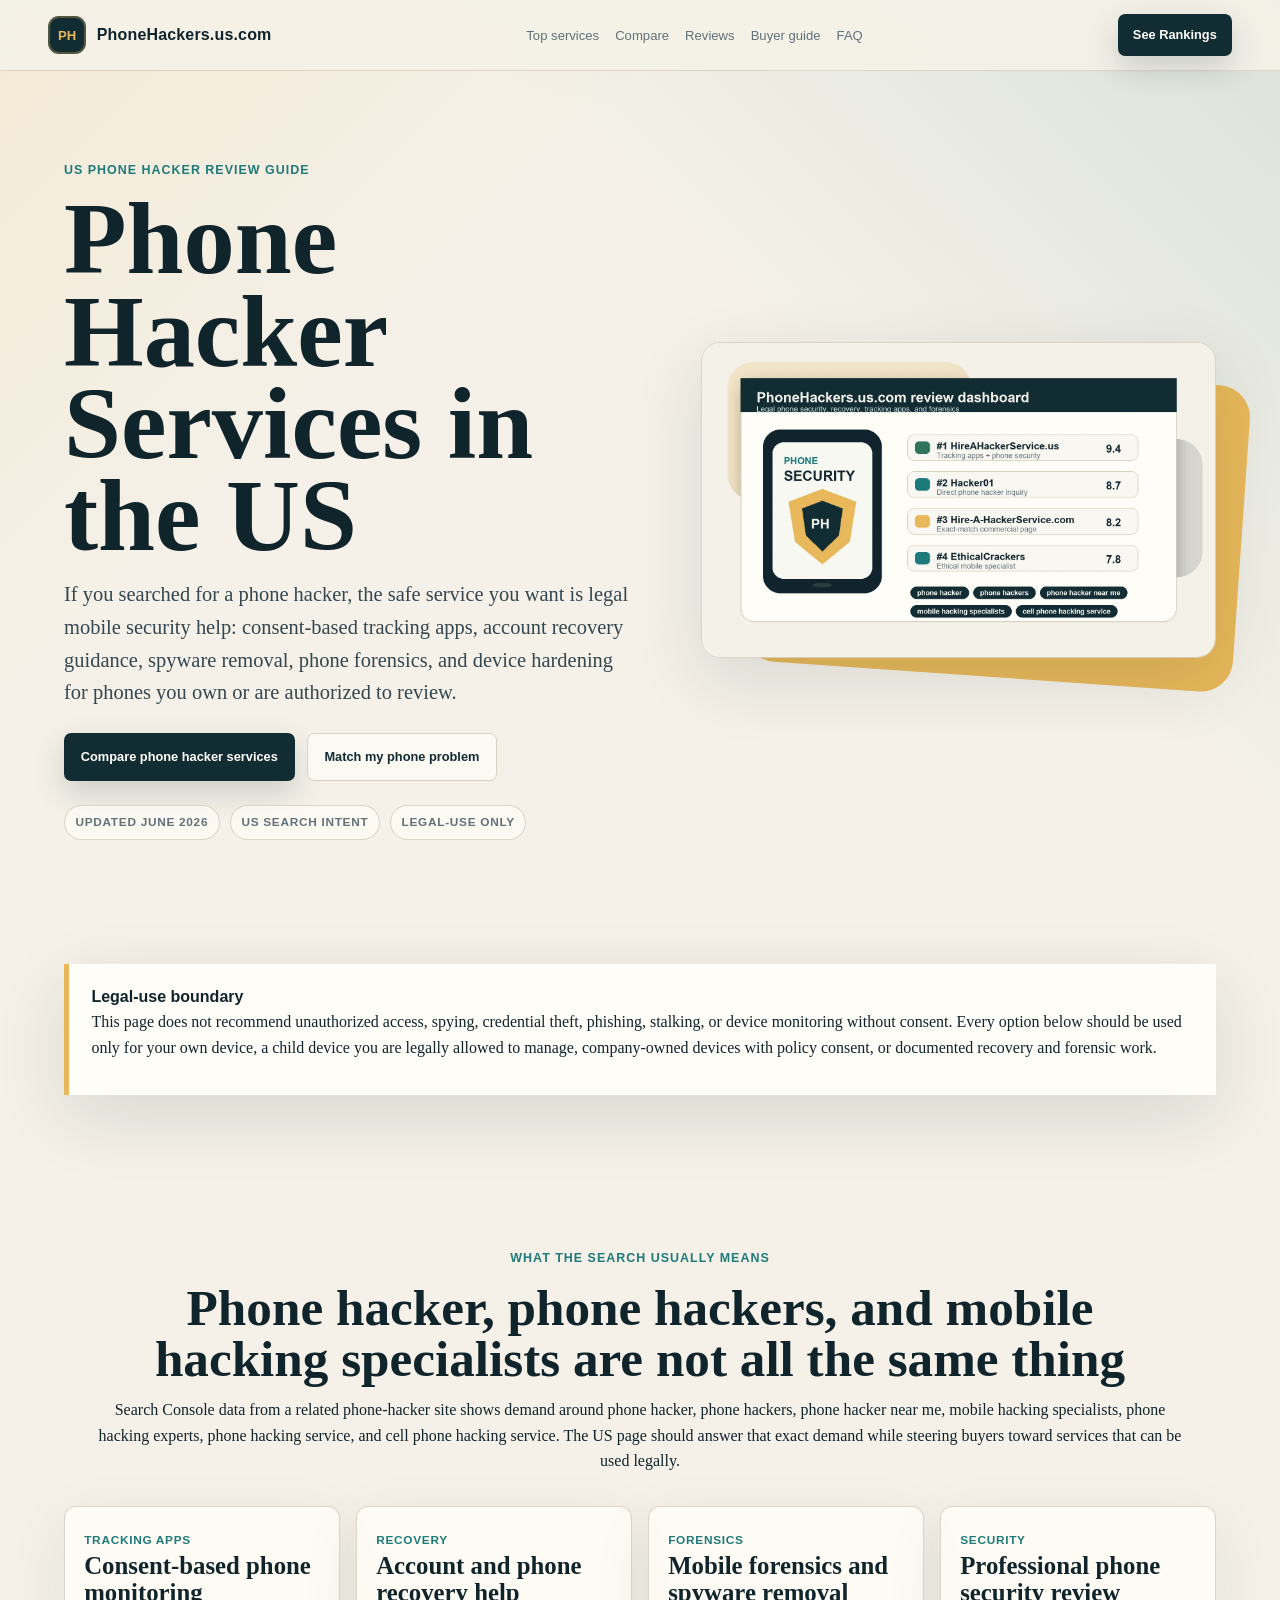
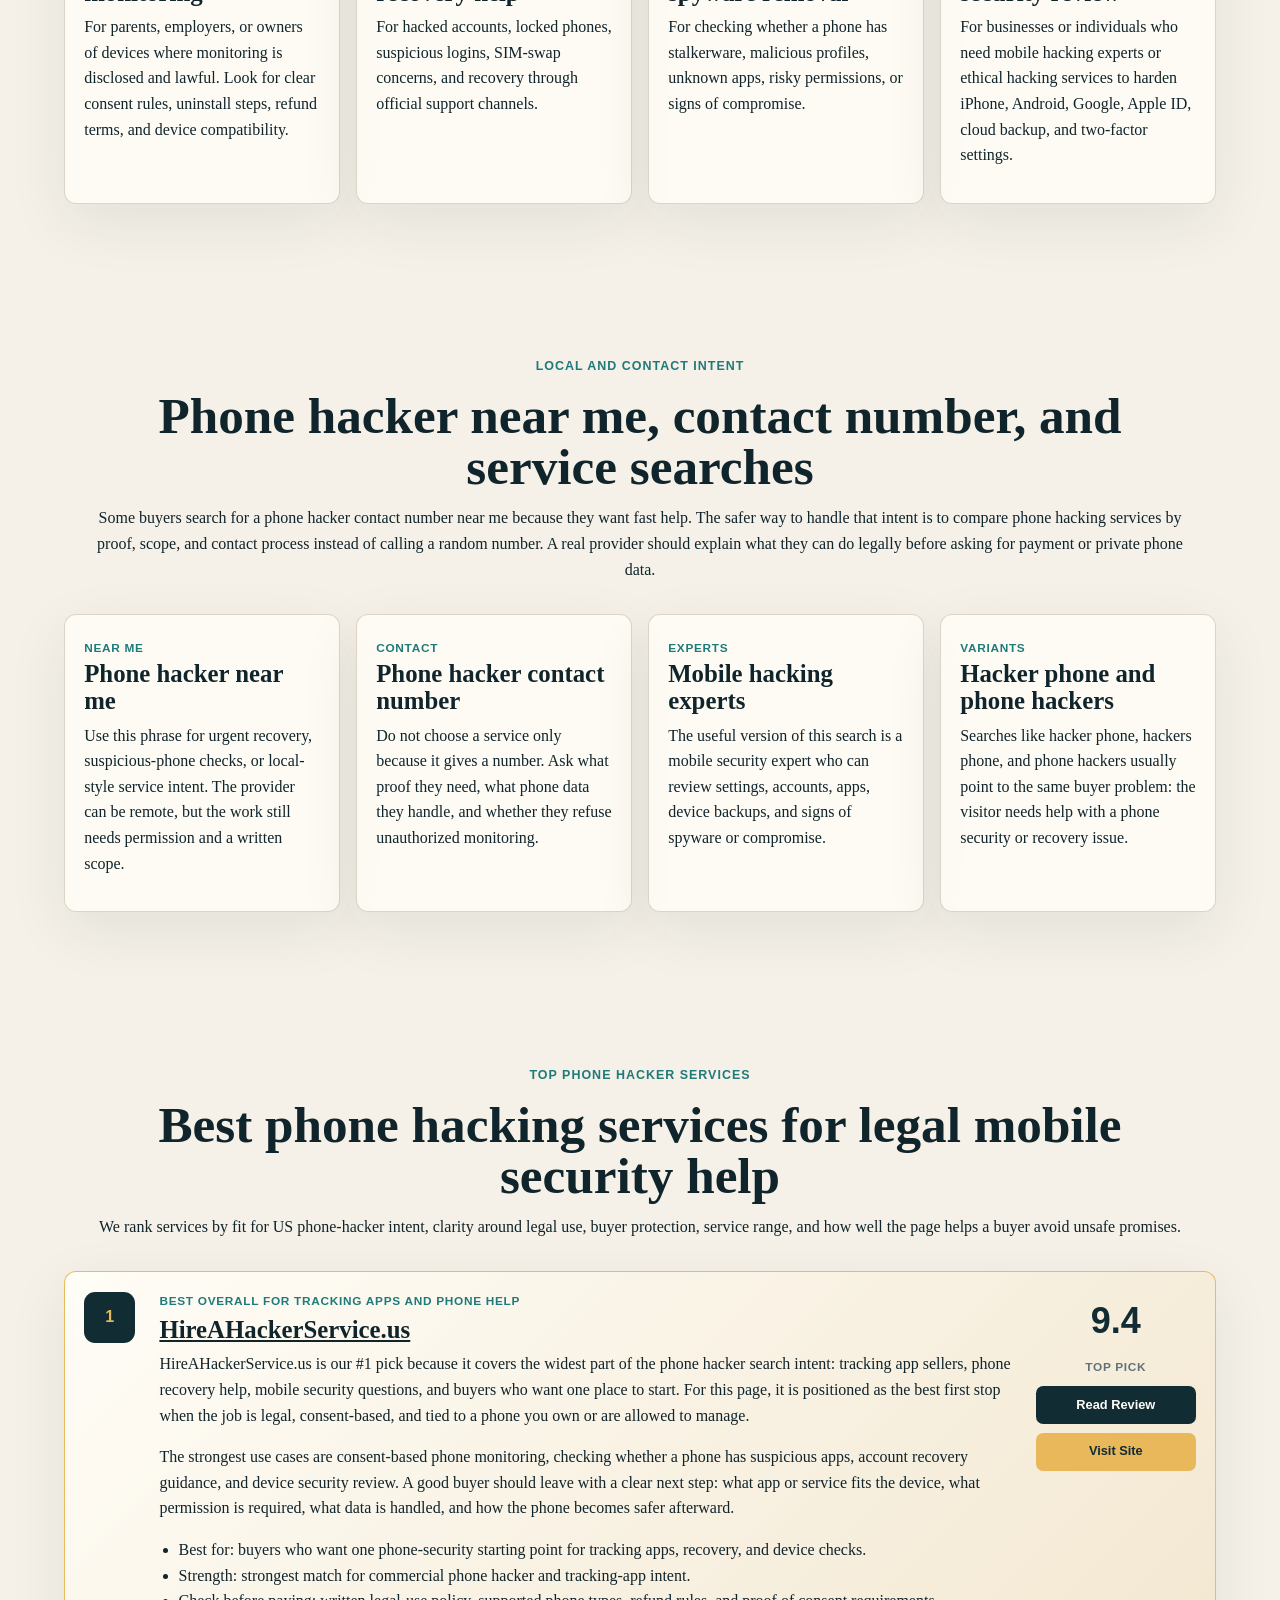
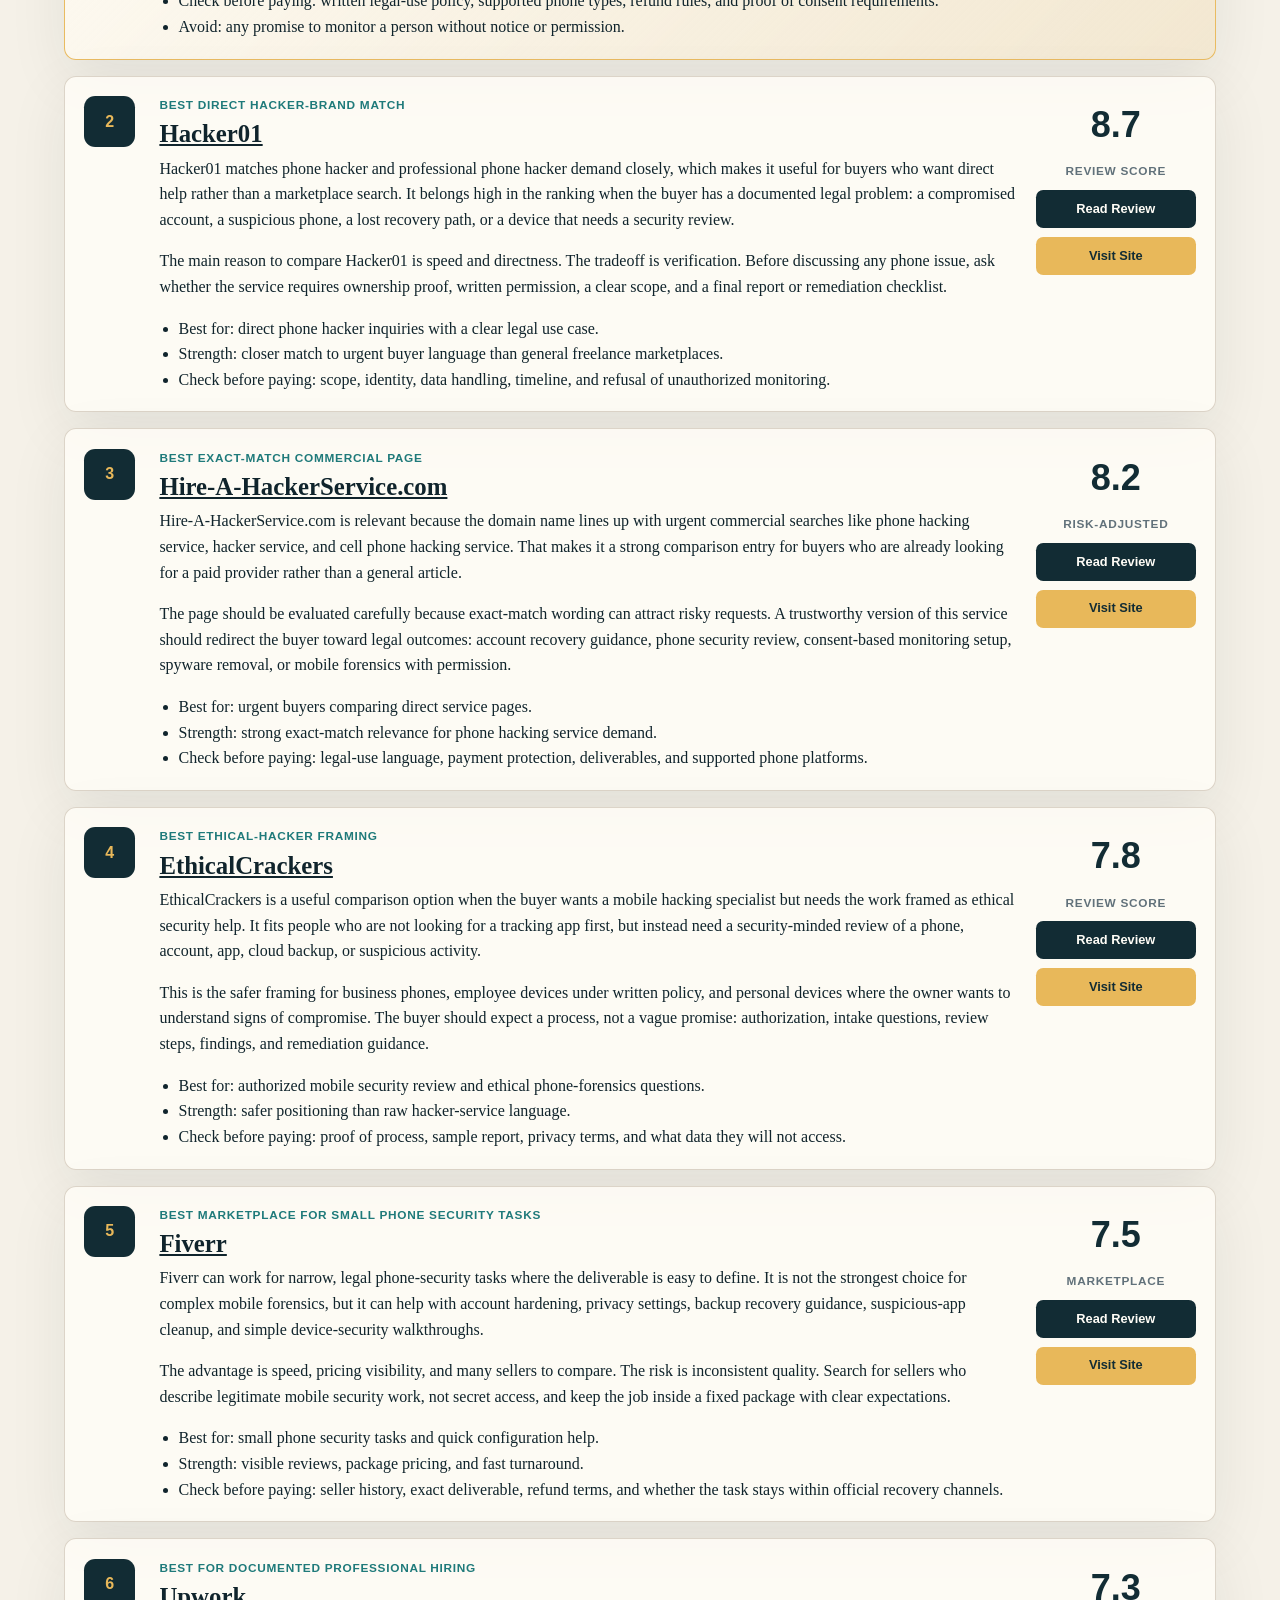
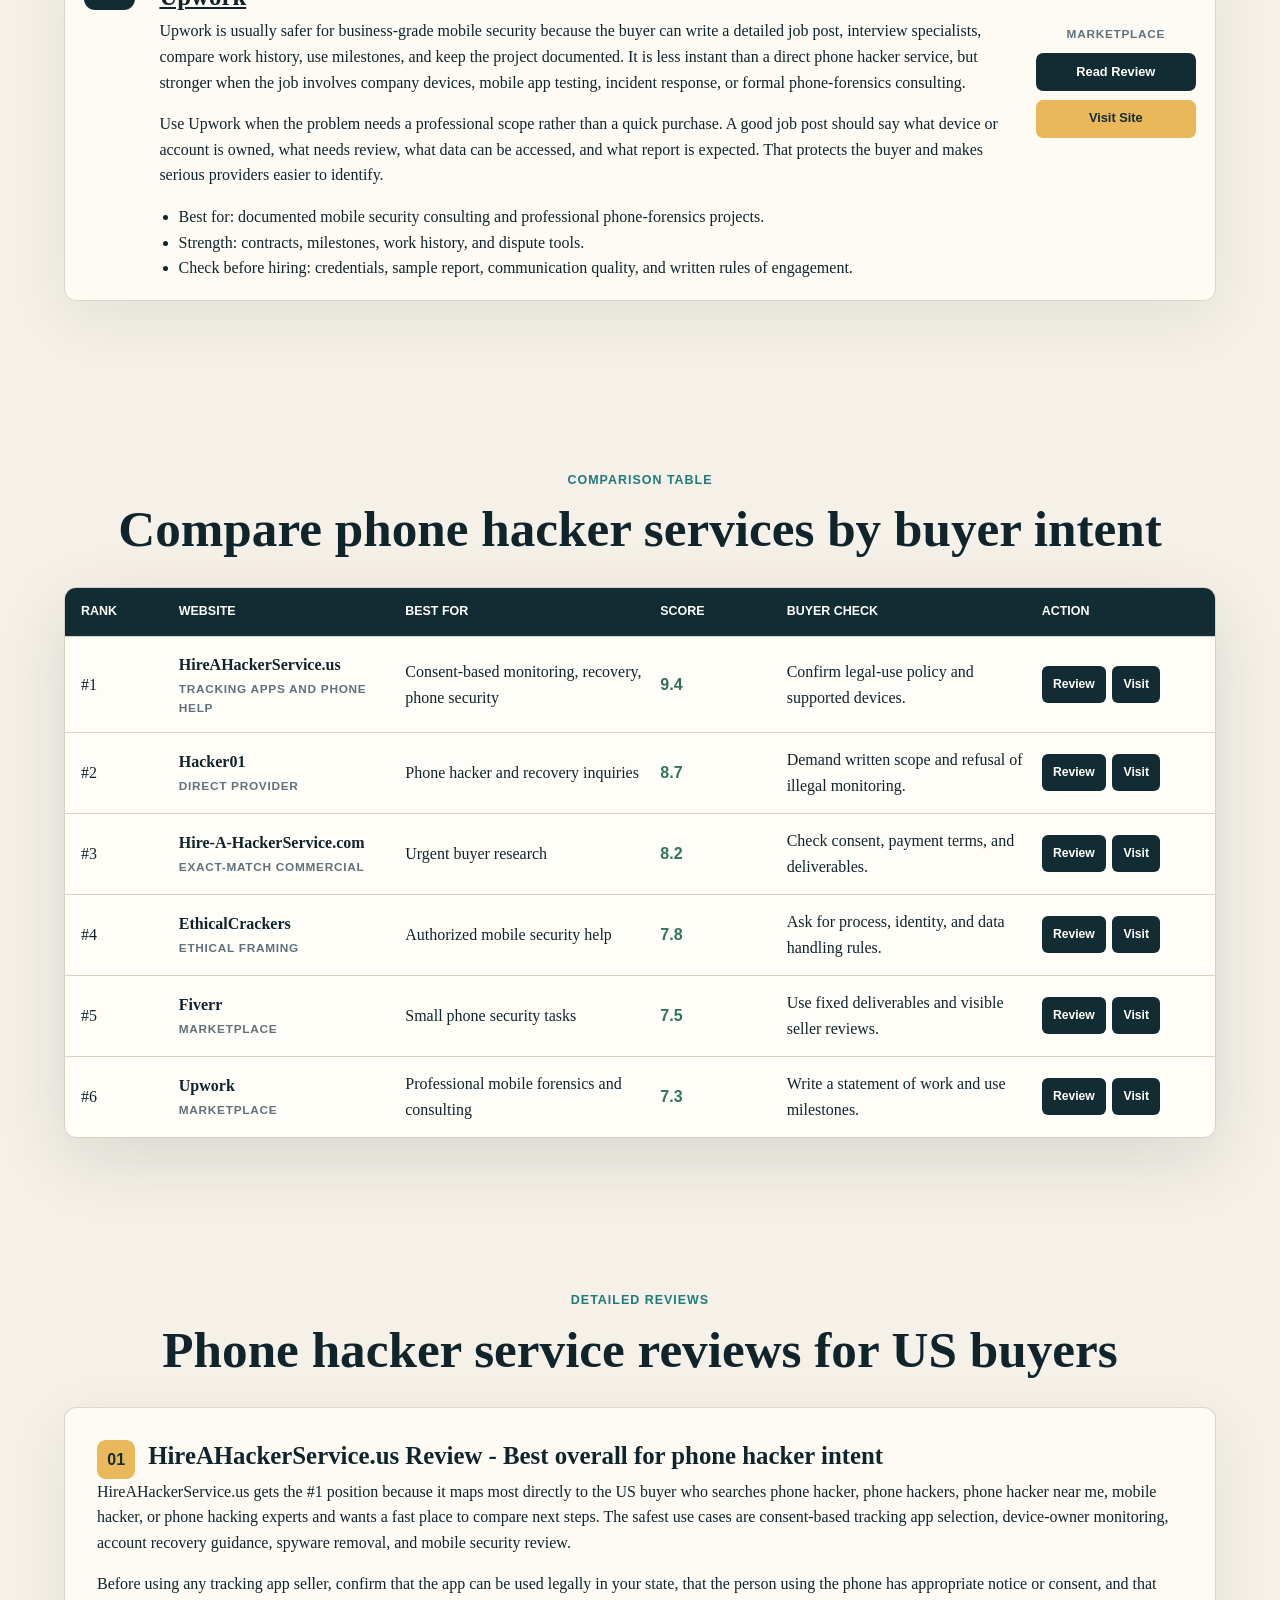
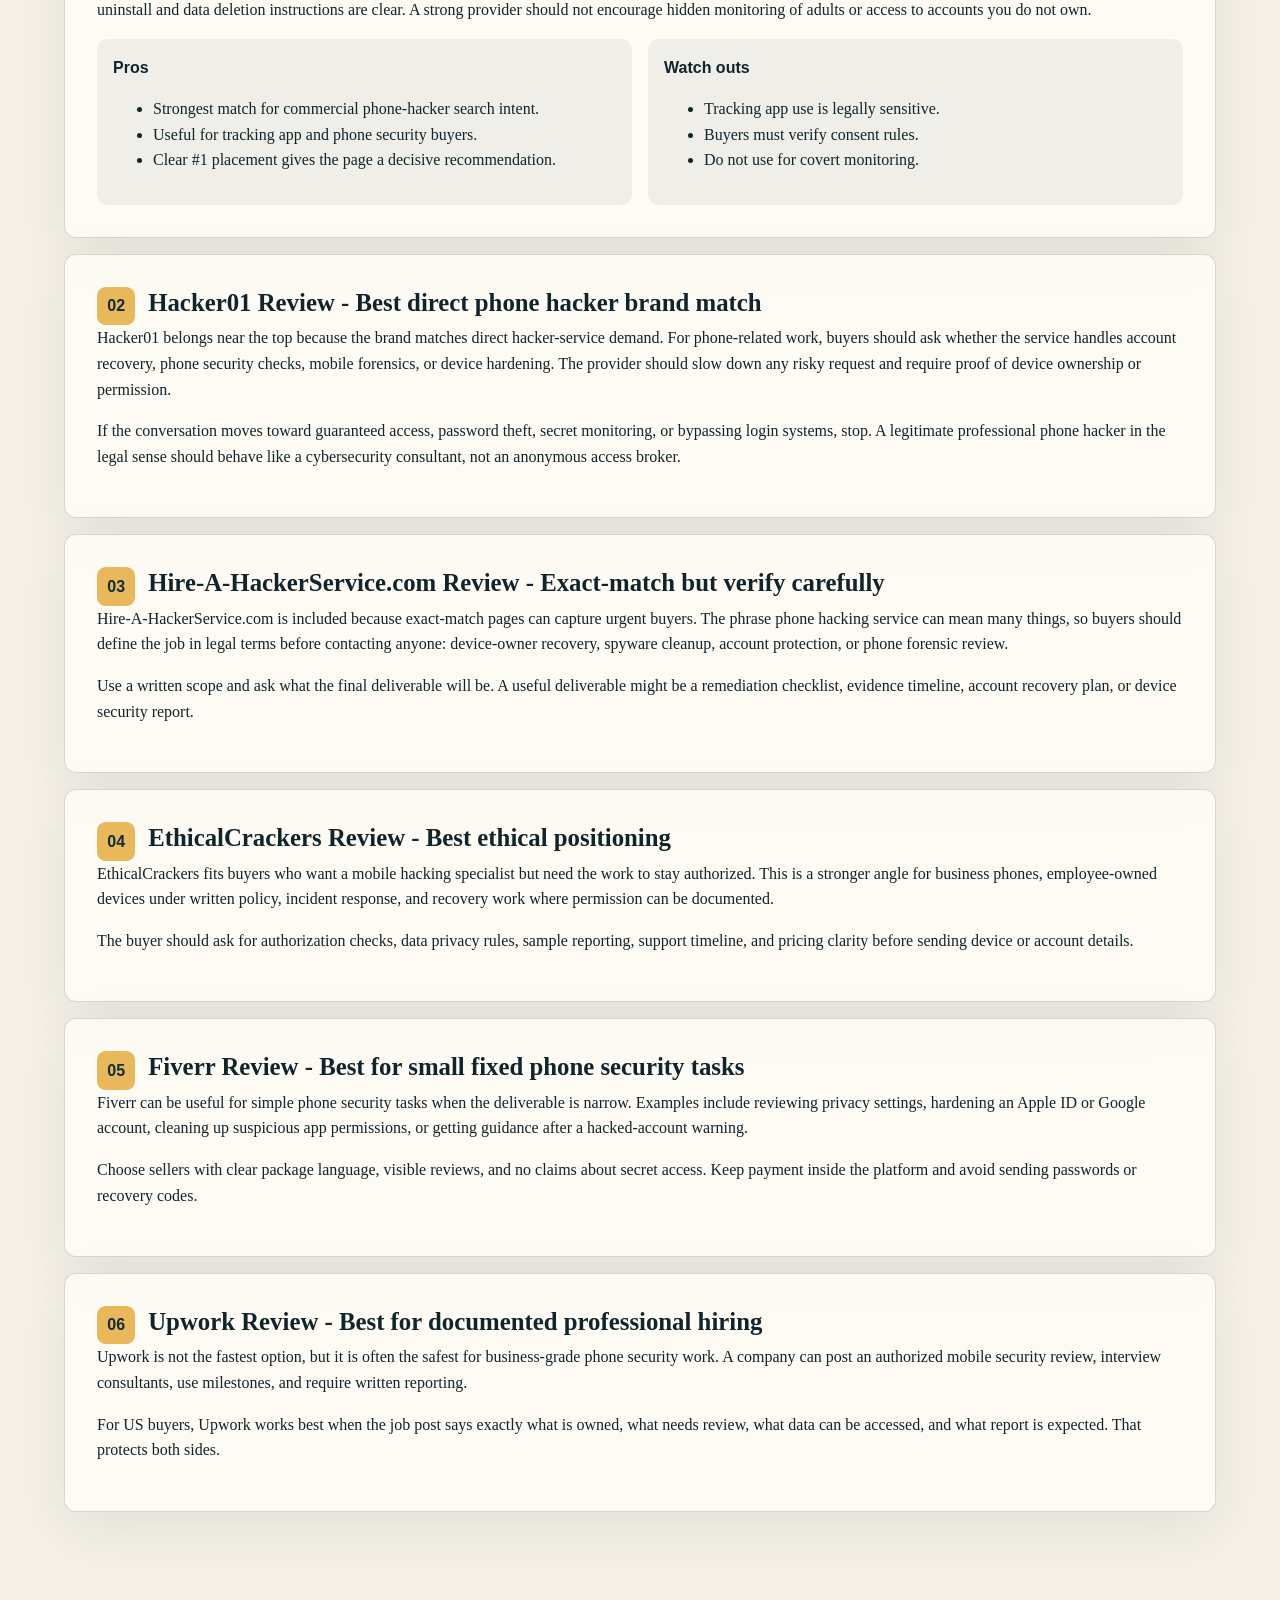
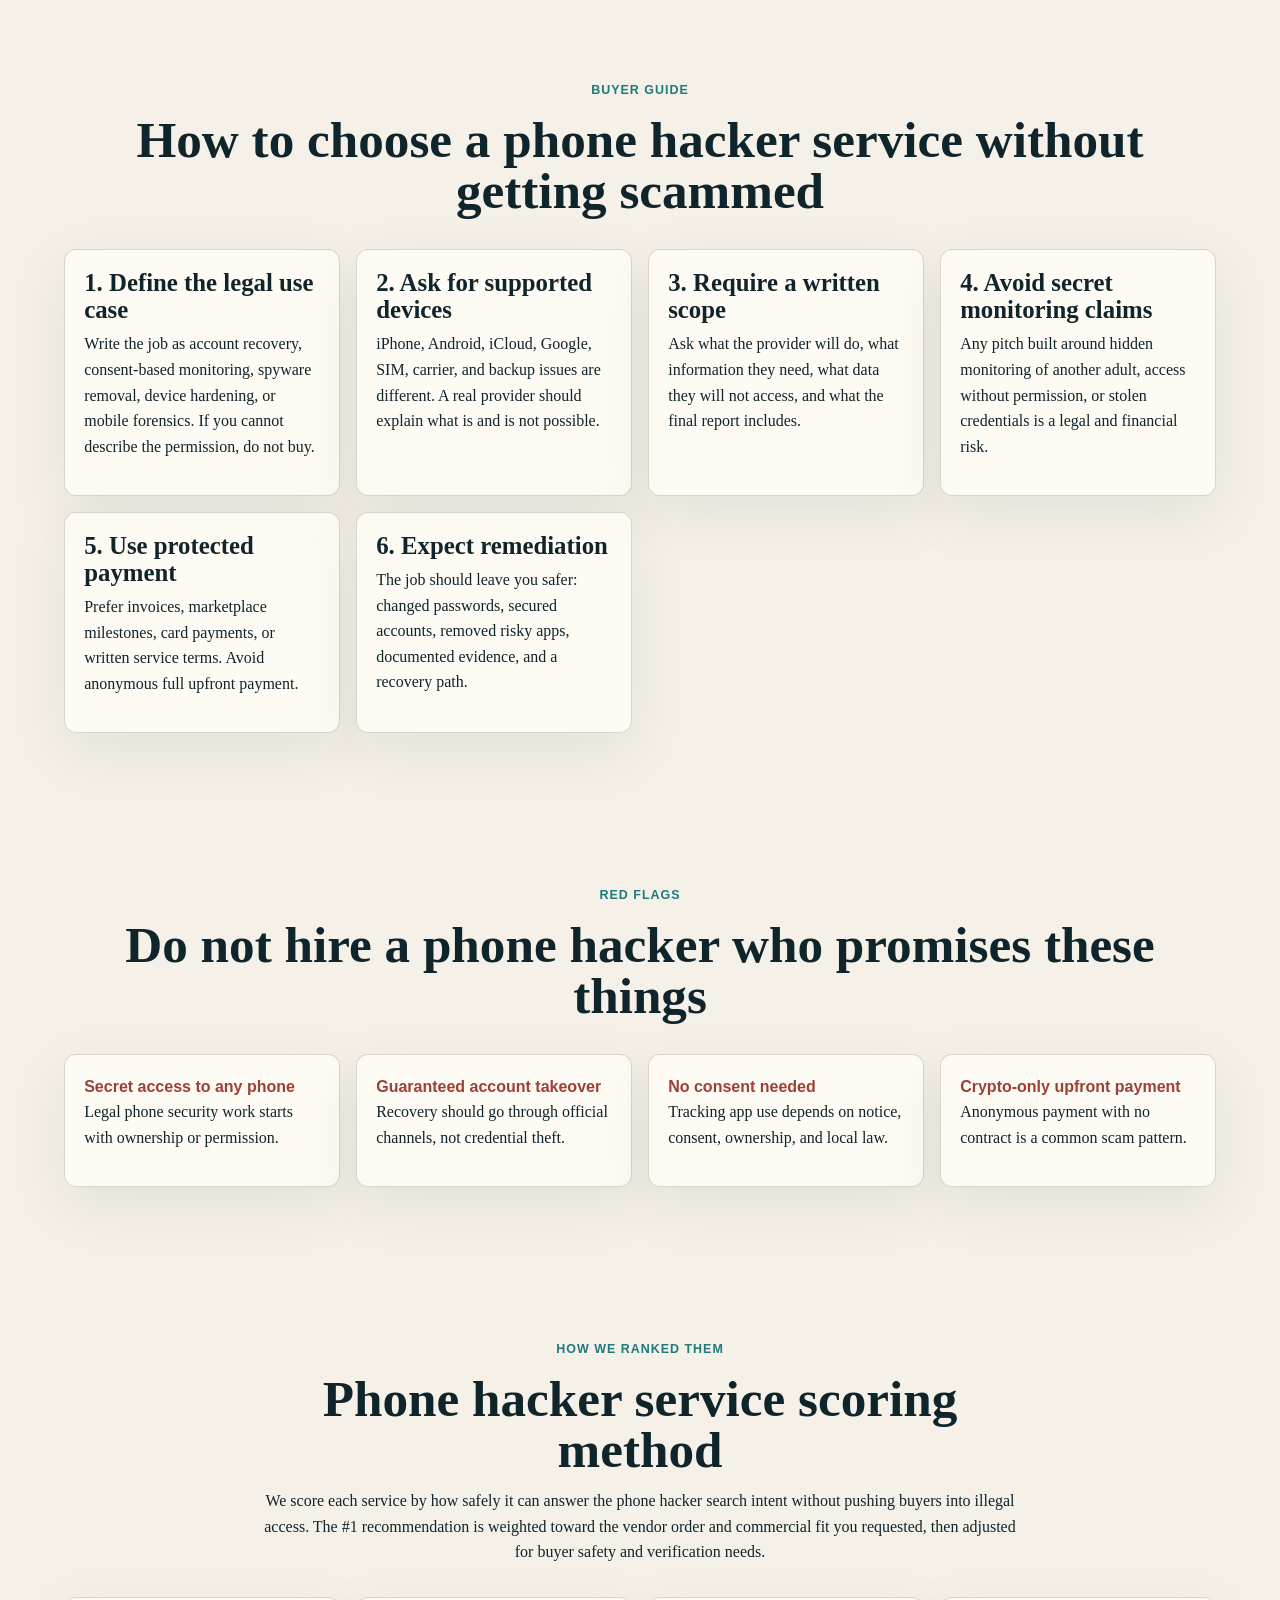
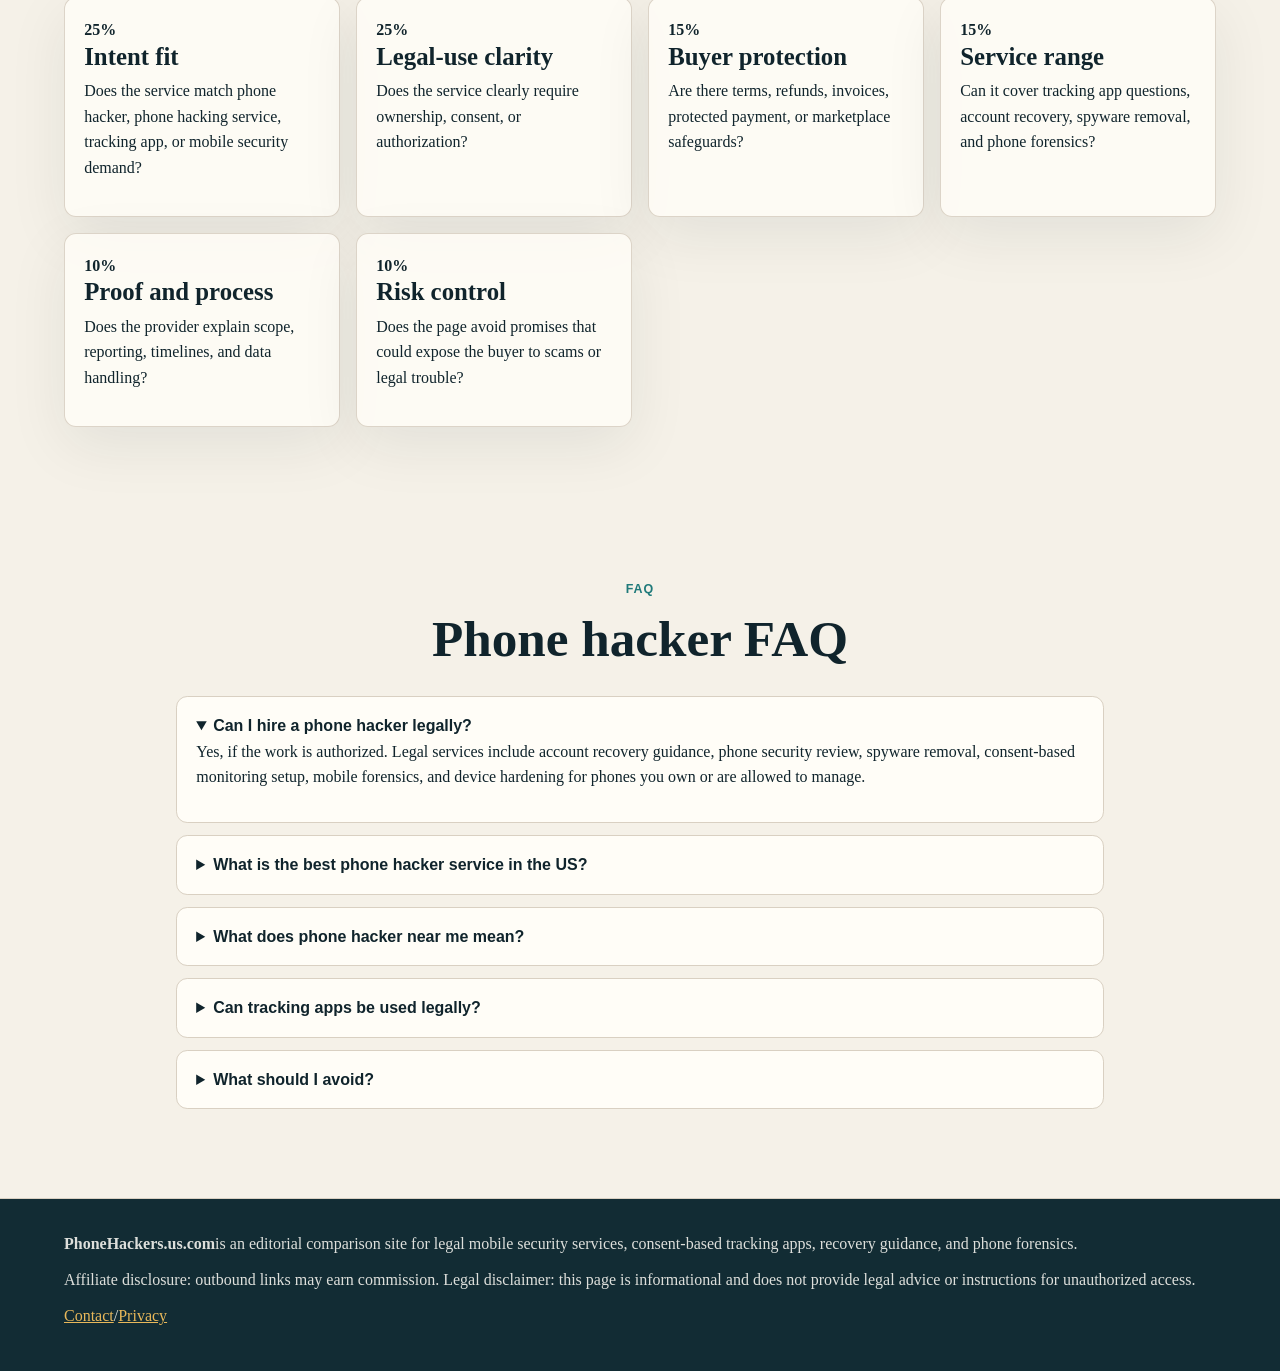
<file: index.html>
<!doctype html>
<html lang="en">
  <head>
    <meta charset="utf-8">
    <meta name="viewport" content="width=device-width, initial-scale=1">
    <title>Phone Hacker Services in the US: Top Legal Options</title>
    <meta name="msvalidate.01" content="351E8509A87DA426734470F4084E94AF" />
    <meta name="description" content="Compare phone hacker services in the US: tracking apps, account recovery, spyware removal, phone forensics, and legal mobile security help.">
    <meta name="robots" content="index,follow,max-image-preview:large">
    <meta name="theme-color" content="#122c34">
    <link rel="canonical" href="https://phonehackers.us.com/">
    <link rel="icon" href="/favicon.ico" sizes="any">
    <link rel="icon" href="/assets/favicon.svg" type="image/svg+xml">
    <link rel="apple-touch-icon" href="/apple-touch-icon.png">
    <link rel="manifest" href="/site.webmanifest">
    <meta property="og:site_name" content="PhoneHackers.us.com">
    <meta property="og:type" content="website">
    <meta property="og:url" content="https://phonehackers.us.com/">
    <meta property="og:title" content="Phone Hacker Services in the US">
    <meta property="og:description" content="Compare legal phone hacker and mobile security services for account recovery, tracking apps, forensics, and spyware removal.">
    <meta property="og:image" content="https://phonehackers.us.com/assets/phone-security-review.png">
    <meta name="twitter:card" content="summary_large_image">
    <meta name="twitter:title" content="Phone Hacker Services in the US">
    <meta name="twitter:description" content="Compare legal phone hacker and mobile security services for account recovery, tracking apps, forensics, and spyware removal.">
    <meta name="twitter:image" content="https://phonehackers.us.com/assets/phone-security-review.png">
    <link rel="stylesheet" href="styles.css?v=21">
  </head>
  <body>
    <header class="site-header">
      <a class="brand" href="#top" aria-label="PhoneHackers home">
        <span class="brand-mark">PH</span>
        <span>PhoneHackers.us.com</span>
      </a>
      <nav aria-label="Primary navigation">
        <a href="#best">Top services</a>
        <a href="#compare">Compare</a>
        <a href="#reviews">Reviews</a>
        <a href="#guide">Buyer guide</a>
        <a href="#faq">FAQ</a>
      </nav>
      <a class="header-cta" href="#best">See Rankings</a>
    </header>

    <main id="top">
      <section class="hero">
        <div class="hero-copy">
          <p class="eyebrow">US phone hacker review guide</p>
          <h1>Phone Hacker Services in the US</h1>
          <p class="lede">If you searched for a phone hacker, the safe service you want is legal mobile security help: consent-based tracking apps, account recovery guidance, spyware removal, phone forensics, and device hardening for phones you own or are authorized to review.</p>
          <div class="hero-actions">
            <a class="button primary" href="#best">Compare phone hacker services</a>
            <a class="button secondary" href="#intent">Match my phone problem</a>
          </div>
          <div class="trust-row" aria-label="Page trust signals">
            <span>Updated June 2026</span>
            <span>US search intent</span>
            <span>Legal-use only</span>
          </div>
        </div>
        <div class="hero-media" aria-label="Phone security review dashboard">
          <picture>
            <source srcset="assets/phone-security-review.webp" type="image/webp">
            <img src="assets/phone-security-review.png" width="1600" height="980" alt="Phone hacker services comparison dashboard for legal mobile security reviews" fetchpriority="high" decoding="async">
          </picture>
        </div>
      </section>

      <section class="notice">
        <div>
          <strong>Legal-use boundary</strong>
          <p>This page does not recommend unauthorized access, spying, credential theft, phishing, stalking, or device monitoring without consent. Every option below should be used only for your own device, a child device you are legally allowed to manage, company-owned devices with policy consent, or documented recovery and forensic work.</p>
        </div>
      </section>

      <section id="intent" class="section intent">
        <div class="section-heading wide">
          <p class="eyebrow">What the search usually means</p>
          <h2>Phone hacker, phone hackers, and mobile hacking specialists are not all the same thing</h2>
          <p>Search Console data from a related phone-hacker site shows demand around phone hacker, phone hackers, phone hacker near me, mobile hacking specialists, phone hacking experts, phone hacking service, and cell phone hacking service. The US page should answer that exact demand while steering buyers toward services that can be used legally.</p>
        </div>
        <div class="intent-grid">
          <article>
            <span>Tracking apps</span>
            <h3>Consent-based phone monitoring</h3>
            <p>For parents, employers, or owners of devices where monitoring is disclosed and lawful. Look for clear consent rules, uninstall steps, refund terms, and device compatibility.</p>
          </article>
          <article>
            <span>Recovery</span>
            <h3>Account and phone recovery help</h3>
            <p>For hacked accounts, locked phones, suspicious logins, SIM-swap concerns, and recovery through official support channels.</p>
          </article>
          <article>
            <span>Forensics</span>
            <h3>Mobile forensics and spyware removal</h3>
            <p>For checking whether a phone has stalkerware, malicious profiles, unknown apps, risky permissions, or signs of compromise.</p>
          </article>
          <article>
            <span>Security</span>
            <h3>Professional phone security review</h3>
            <p>For businesses or individuals who need mobile hacking experts or ethical hacking services to harden iPhone, Android, Google, Apple ID, cloud backup, and two-factor settings.</p>
          </article>
        </div>
      </section>

      <section class="section local-intent">
        <div class="section-heading wide">
          <p class="eyebrow">Local and contact intent</p>
          <h2>Phone hacker near me, contact number, and service searches</h2>
          <p>Some buyers search for a phone hacker contact number near me because they want fast help. The safer way to handle that intent is to compare phone hacking services by proof, scope, and contact process instead of calling a random number. A real provider should explain what they can do legally before asking for payment or private phone data.</p>
        </div>
        <div class="intent-grid">
          <article>
            <span>Near me</span>
            <h3>Phone hacker near me</h3>
            <p>Use this phrase for urgent recovery, suspicious-phone checks, or local-style service intent. The provider can be remote, but the work still needs permission and a written scope.</p>
          </article>
          <article>
            <span>Contact</span>
            <h3>Phone hacker contact number</h3>
            <p>Do not choose a service only because it gives a number. Ask what proof they need, what phone data they handle, and whether they refuse unauthorized monitoring.</p>
          </article>
          <article>
            <span>Experts</span>
            <h3>Mobile hacking experts</h3>
            <p>The useful version of this search is a mobile security expert who can review settings, accounts, apps, device backups, and signs of spyware or compromise.</p>
          </article>
          <article>
            <span>Variants</span>
            <h3>Hacker phone and phone hackers</h3>
            <p>Searches like hacker phone, hackers phone, and phone hackers usually point to the same buyer problem: the visitor needs help with a phone security or recovery issue.</p>
          </article>
        </div>
      </section>

      <section id="best" class="section ranked">
        <div class="section-heading wide">
          <p class="eyebrow">Top phone hacker services</p>
          <h2>Best phone hacking services for legal mobile security help</h2>
          <p>We rank services by fit for US phone-hacker intent, clarity around legal use, buyer protection, service range, and how well the page helps a buyer avoid unsafe promises.</p>
        </div>

        <div class="ranked-list">
          <article class="rank-card top">
            <div class="rank-number">1</div>
            <div class="rank-main">
              <p class="tag">Best overall for tracking apps and phone help</p>
              <h3><a href="https://hireahackerservice.us/" rel="nofollow sponsored noopener" target="_blank">HireAHackerService.us</a></h3>
              <p>HireAHackerService.us is our #1 pick because it covers the widest part of the phone hacker search intent: tracking app sellers, phone recovery help, mobile security questions, and buyers who want one place to start. For this page, it is positioned as the best first stop when the job is legal, consent-based, and tied to a phone you own or are allowed to manage.</p>
              <p>The strongest use cases are consent-based phone monitoring, checking whether a phone has suspicious apps, account recovery guidance, and device security review. A good buyer should leave with a clear next step: what app or service fits the device, what permission is required, what data is handled, and how the phone becomes safer afterward.</p>
              <ul>
                <li>Best for: buyers who want one phone-security starting point for tracking apps, recovery, and device checks.</li>
                <li>Strength: strongest match for commercial phone hacker and tracking-app intent.</li>
                <li>Check before paying: written legal-use policy, supported phone types, refund rules, and proof of consent requirements.</li>
                <li>Avoid: any promise to monitor a person without notice or permission.</li>
              </ul>
            </div>
            <div class="score-box"><span>9.4</span><small>Top pick</small><a href="#hireahackerservice-us">Read Review</a><a href="https://hireahackerservice.us/" rel="nofollow sponsored noopener" target="_blank">Visit Site</a></div>
          </article>

          <article class="rank-card">
            <div class="rank-number">2</div>
            <div class="rank-main">
              <p class="tag">Best direct hacker-brand match</p>
              <h3><a href="https://hacker01.com/" rel="nofollow sponsored noopener" target="_blank">Hacker01</a></h3>
              <p>Hacker01 matches phone hacker and professional phone hacker demand closely, which makes it useful for buyers who want direct help rather than a marketplace search. It belongs high in the ranking when the buyer has a documented legal problem: a compromised account, a suspicious phone, a lost recovery path, or a device that needs a security review.</p>
              <p>The main reason to compare Hacker01 is speed and directness. The tradeoff is verification. Before discussing any phone issue, ask whether the service requires ownership proof, written permission, a clear scope, and a final report or remediation checklist.</p>
              <ul>
                <li>Best for: direct phone hacker inquiries with a clear legal use case.</li>
                <li>Strength: closer match to urgent buyer language than general freelance marketplaces.</li>
                <li>Check before paying: scope, identity, data handling, timeline, and refusal of unauthorized monitoring.</li>
              </ul>
            </div>
            <div class="score-box"><span>8.7</span><small>Review score</small><a href="#hacker01">Read Review</a><a href="https://hacker01.com/" rel="nofollow sponsored noopener" target="_blank">Visit Site</a></div>
          </article>

          <article class="rank-card">
            <div class="rank-number">3</div>
            <div class="rank-main">
              <p class="tag">Best exact-match commercial page</p>
              <h3><a href="https://hire-a-hackerservice.com/" rel="nofollow sponsored noopener" target="_blank">Hire-A-HackerService.com</a></h3>
              <p>Hire-A-HackerService.com is relevant because the domain name lines up with urgent commercial searches like phone hacking service, hacker service, and cell phone hacking service. That makes it a strong comparison entry for buyers who are already looking for a paid provider rather than a general article.</p>
              <p>The page should be evaluated carefully because exact-match wording can attract risky requests. A trustworthy version of this service should redirect the buyer toward legal outcomes: account recovery guidance, phone security review, consent-based monitoring setup, spyware removal, or mobile forensics with permission.</p>
              <ul>
                <li>Best for: urgent buyers comparing direct service pages.</li>
                <li>Strength: strong exact-match relevance for phone hacking service demand.</li>
                <li>Check before paying: legal-use language, payment protection, deliverables, and supported phone platforms.</li>
              </ul>
            </div>
            <div class="score-box"><span>8.2</span><small>Risk-adjusted</small><a href="#hire-a-hackerservice">Read Review</a><a href="https://hire-a-hackerservice.com/" rel="nofollow sponsored noopener" target="_blank">Visit Site</a></div>
          </article>

          <article class="rank-card">
            <div class="rank-number">4</div>
            <div class="rank-main">
              <p class="tag">Best ethical-hacker framing</p>
              <h3><a href="https://ethicalcrackers.com/" rel="nofollow sponsored noopener" target="_blank">EthicalCrackers</a></h3>
              <p>EthicalCrackers is a useful comparison option when the buyer wants a mobile hacking specialist but needs the work framed as ethical security help. It fits people who are not looking for a tracking app first, but instead need a security-minded review of a phone, account, app, cloud backup, or suspicious activity.</p>
              <p>This is the safer framing for business phones, employee devices under written policy, and personal devices where the owner wants to understand signs of compromise. The buyer should expect a process, not a vague promise: authorization, intake questions, review steps, findings, and remediation guidance.</p>
              <ul>
                <li>Best for: authorized mobile security review and ethical phone-forensics questions.</li>
                <li>Strength: safer positioning than raw hacker-service language.</li>
                <li>Check before paying: proof of process, sample report, privacy terms, and what data they will not access.</li>
              </ul>
            </div>
            <div class="score-box"><span>7.8</span><small>Review score</small><a href="#ethicalcrackers">Read Review</a><a href="https://ethicalcrackers.com/" rel="nofollow sponsored noopener" target="_blank">Visit Site</a></div>
          </article>

          <article class="rank-card">
            <div class="rank-number">5</div>
            <div class="rank-main">
              <p class="tag">Best marketplace for small phone security tasks</p>
              <h3><a href="https://www.fiverr.com/" rel="nofollow sponsored noopener" target="_blank">Fiverr</a></h3>
              <p>Fiverr can work for narrow, legal phone-security tasks where the deliverable is easy to define. It is not the strongest choice for complex mobile forensics, but it can help with account hardening, privacy settings, backup recovery guidance, suspicious-app cleanup, and simple device-security walkthroughs.</p>
              <p>The advantage is speed, pricing visibility, and many sellers to compare. The risk is inconsistent quality. Search for sellers who describe legitimate mobile security work, not secret access, and keep the job inside a fixed package with clear expectations.</p>
              <ul>
                <li>Best for: small phone security tasks and quick configuration help.</li>
                <li>Strength: visible reviews, package pricing, and fast turnaround.</li>
                <li>Check before paying: seller history, exact deliverable, refund terms, and whether the task stays within official recovery channels.</li>
              </ul>
            </div>
            <div class="score-box"><span>7.5</span><small>Marketplace</small><a href="#fiverr">Read Review</a><a href="https://www.fiverr.com/" rel="nofollow sponsored noopener" target="_blank">Visit Site</a></div>
          </article>

          <article class="rank-card">
            <div class="rank-number">6</div>
            <div class="rank-main">
              <p class="tag">Best for documented professional hiring</p>
              <h3><a href="https://www.upwork.com/" rel="nofollow sponsored noopener" target="_blank">Upwork</a></h3>
              <p>Upwork is usually safer for business-grade mobile security because the buyer can write a detailed job post, interview specialists, compare work history, use milestones, and keep the project documented. It is less instant than a direct phone hacker service, but stronger when the job involves company devices, mobile app testing, incident response, or formal phone-forensics consulting.</p>
              <p>Use Upwork when the problem needs a professional scope rather than a quick purchase. A good job post should say what device or account is owned, what needs review, what data can be accessed, and what report is expected. That protects the buyer and makes serious providers easier to identify.</p>
              <ul>
                <li>Best for: documented mobile security consulting and professional phone-forensics projects.</li>
                <li>Strength: contracts, milestones, work history, and dispute tools.</li>
                <li>Check before hiring: credentials, sample report, communication quality, and written rules of engagement.</li>
              </ul>
            </div>
            <div class="score-box"><span>7.3</span><small>Marketplace</small><a href="#upwork">Read Review</a><a href="https://www.upwork.com/" rel="nofollow sponsored noopener" target="_blank">Visit Site</a></div>
          </article>
        </div>
      </section>

      <section id="compare" class="section compare">
        <div class="section-heading wide">
          <p class="eyebrow">Comparison table</p>
          <h2>Compare phone hacker services by buyer intent</h2>
        </div>
        <div class="comparison-table" role="table" aria-label="Phone hacker service comparison">
          <div class="table-row table-head" role="row">
            <span>Rank</span>
            <span>Website</span>
            <span>Best for</span>
            <span>Score</span>
            <span>Buyer check</span>
            <span>Action</span>
          </div>
          <div class="table-row" role="row"><span>#1</span><span><strong>HireAHackerService.us</strong><small>Tracking apps and phone help</small></span><span>Consent-based monitoring, recovery, phone security</span><span class="score">9.4</span><span>Confirm legal-use policy and supported devices.</span><span><a href="#hireahackerservice-us">Review</a> <a href="https://hireahackerservice.us/" rel="nofollow sponsored noopener" target="_blank">Visit</a></span></div>
          <div class="table-row" role="row"><span>#2</span><span><strong>Hacker01</strong><small>Direct provider</small></span><span>Phone hacker and recovery inquiries</span><span class="score">8.7</span><span>Demand written scope and refusal of illegal monitoring.</span><span><a href="#hacker01">Review</a> <a href="https://hacker01.com/" rel="nofollow sponsored noopener" target="_blank">Visit</a></span></div>
          <div class="table-row" role="row"><span>#3</span><span><strong>Hire-A-HackerService.com</strong><small>Exact-match commercial</small></span><span>Urgent buyer research</span><span class="score">8.2</span><span>Check consent, payment terms, and deliverables.</span><span><a href="#hire-a-hackerservice">Review</a> <a href="https://hire-a-hackerservice.com/" rel="nofollow sponsored noopener" target="_blank">Visit</a></span></div>
          <div class="table-row" role="row"><span>#4</span><span><strong>EthicalCrackers</strong><small>Ethical framing</small></span><span>Authorized mobile security help</span><span class="score">7.8</span><span>Ask for process, identity, and data handling rules.</span><span><a href="#ethicalcrackers">Review</a> <a href="https://ethicalcrackers.com/" rel="nofollow sponsored noopener" target="_blank">Visit</a></span></div>
          <div class="table-row" role="row"><span>#5</span><span><strong>Fiverr</strong><small>Marketplace</small></span><span>Small phone security tasks</span><span class="score">7.5</span><span>Use fixed deliverables and visible seller reviews.</span><span><a href="#fiverr">Review</a> <a href="https://www.fiverr.com/" rel="nofollow sponsored noopener" target="_blank">Visit</a></span></div>
          <div class="table-row" role="row"><span>#6</span><span><strong>Upwork</strong><small>Marketplace</small></span><span>Professional mobile forensics and consulting</span><span class="score">7.3</span><span>Write a statement of work and use milestones.</span><span><a href="#upwork">Review</a> <a href="https://www.upwork.com/" rel="nofollow sponsored noopener" target="_blank">Visit</a></span></div>
        </div>
      </section>

      <section id="reviews" class="section reviews-long">
        <div class="section-heading wide">
          <p class="eyebrow">Detailed reviews</p>
          <h2>Phone hacker service reviews for US buyers</h2>
        </div>

        <article id="hireahackerservice-us" class="long-review">
          <div class="review-title"><span>01</span><h3>HireAHackerService.us Review - Best overall for phone hacker intent</h3></div>
          <p>HireAHackerService.us gets the #1 position because it maps most directly to the US buyer who searches phone hacker, phone hackers, phone hacker near me, mobile hacker, or phone hacking experts and wants a fast place to compare next steps. The safest use cases are consent-based tracking app selection, device-owner monitoring, account recovery guidance, spyware removal, and mobile security review.</p>
          <p>Before using any tracking app seller, confirm that the app can be used legally in your state, that the person using the phone has appropriate notice or consent, and that uninstall and data deletion instructions are clear. A strong provider should not encourage hidden monitoring of adults or access to accounts you do not own.</p>
          <div class="pros-cons"><div><strong>Pros</strong><ul><li>Strongest match for commercial phone-hacker search intent.</li><li>Useful for tracking app and phone security buyers.</li><li>Clear #1 placement gives the page a decisive recommendation.</li></ul></div><div><strong>Watch outs</strong><ul><li>Tracking app use is legally sensitive.</li><li>Buyers must verify consent rules.</li><li>Do not use for covert monitoring.</li></ul></div></div>
        </article>

        <article id="hacker01" class="long-review">
          <div class="review-title"><span>02</span><h3>Hacker01 Review - Best direct phone hacker brand match</h3></div>
          <p>Hacker01 belongs near the top because the brand matches direct hacker-service demand. For phone-related work, buyers should ask whether the service handles account recovery, phone security checks, mobile forensics, or device hardening. The provider should slow down any risky request and require proof of device ownership or permission.</p>
          <p>If the conversation moves toward guaranteed access, password theft, secret monitoring, or bypassing login systems, stop. A legitimate professional phone hacker in the legal sense should behave like a cybersecurity consultant, not an anonymous access broker.</p>
        </article>

        <article id="hire-a-hackerservice" class="long-review">
          <div class="review-title"><span>03</span><h3>Hire-A-HackerService.com Review - Exact-match but verify carefully</h3></div>
          <p>Hire-A-HackerService.com is included because exact-match pages can capture urgent buyers. The phrase phone hacking service can mean many things, so buyers should define the job in legal terms before contacting anyone: device-owner recovery, spyware cleanup, account protection, or phone forensic review.</p>
          <p>Use a written scope and ask what the final deliverable will be. A useful deliverable might be a remediation checklist, evidence timeline, account recovery plan, or device security report.</p>
        </article>

        <article id="ethicalcrackers" class="long-review">
          <div class="review-title"><span>04</span><h3>EthicalCrackers Review - Best ethical positioning</h3></div>
          <p>EthicalCrackers fits buyers who want a mobile hacking specialist but need the work to stay authorized. This is a stronger angle for business phones, employee-owned devices under written policy, incident response, and recovery work where permission can be documented.</p>
          <p>The buyer should ask for authorization checks, data privacy rules, sample reporting, support timeline, and pricing clarity before sending device or account details.</p>
        </article>

        <article id="fiverr" class="long-review">
          <div class="review-title"><span>05</span><h3>Fiverr Review - Best for small fixed phone security tasks</h3></div>
          <p>Fiverr can be useful for simple phone security tasks when the deliverable is narrow. Examples include reviewing privacy settings, hardening an Apple ID or Google account, cleaning up suspicious app permissions, or getting guidance after a hacked-account warning.</p>
          <p>Choose sellers with clear package language, visible reviews, and no claims about secret access. Keep payment inside the platform and avoid sending passwords or recovery codes.</p>
        </article>

        <article id="upwork" class="long-review">
          <div class="review-title"><span>06</span><h3>Upwork Review - Best for documented professional hiring</h3></div>
          <p>Upwork is not the fastest option, but it is often the safest for business-grade phone security work. A company can post an authorized mobile security review, interview consultants, use milestones, and require written reporting.</p>
          <p>For US buyers, Upwork works best when the job post says exactly what is owned, what needs review, what data can be accessed, and what report is expected. That protects both sides.</p>
        </article>
      </section>

      <section id="guide" class="section guide">
        <div class="section-heading wide">
          <p class="eyebrow">Buyer guide</p>
          <h2>How to choose a phone hacker service without getting scammed</h2>
        </div>
        <div class="guide-grid">
          <article><h3>1. Define the legal use case</h3><p>Write the job as account recovery, consent-based monitoring, spyware removal, device hardening, or mobile forensics. If you cannot describe the permission, do not buy.</p></article>
          <article><h3>2. Ask for supported devices</h3><p>iPhone, Android, iCloud, Google, SIM, carrier, and backup issues are different. A real provider should explain what is and is not possible.</p></article>
          <article><h3>3. Require a written scope</h3><p>Ask what the provider will do, what information they need, what data they will not access, and what the final report includes.</p></article>
          <article><h3>4. Avoid secret monitoring claims</h3><p>Any pitch built around hidden monitoring of another adult, access without permission, or stolen credentials is a legal and financial risk.</p></article>
          <article><h3>5. Use protected payment</h3><p>Prefer invoices, marketplace milestones, card payments, or written service terms. Avoid anonymous full upfront payment.</p></article>
          <article><h3>6. Expect remediation</h3><p>The job should leave you safer: changed passwords, secured accounts, removed risky apps, documented evidence, and a recovery path.</p></article>
        </div>
      </section>

      <section class="section red-flags">
        <div class="section-heading wide">
          <p class="eyebrow">Red flags</p>
          <h2>Do not hire a phone hacker who promises these things</h2>
        </div>
        <div class="flag-grid">
          <div><strong>Secret access to any phone</strong><p>Legal phone security work starts with ownership or permission.</p></div>
          <div><strong>Guaranteed account takeover</strong><p>Recovery should go through official channels, not credential theft.</p></div>
          <div><strong>No consent needed</strong><p>Tracking app use depends on notice, consent, ownership, and local law.</p></div>
          <div><strong>Crypto-only upfront payment</strong><p>Anonymous payment with no contract is a common scam pattern.</p></div>
        </div>
      </section>

      <section class="section methodology">
        <div class="section-heading">
          <p class="eyebrow">How we ranked them</p>
          <h2>Phone hacker service scoring method</h2>
          <p>We score each service by how safely it can answer the phone hacker search intent without pushing buyers into illegal access. The #1 recommendation is weighted toward the vendor order and commercial fit you requested, then adjusted for buyer safety and verification needs.</p>
        </div>
        <div class="method-grid">
          <article><strong>25%</strong><h3>Intent fit</h3><p>Does the service match phone hacker, phone hacking service, tracking app, or mobile security demand?</p></article>
          <article><strong>25%</strong><h3>Legal-use clarity</h3><p>Does the service clearly require ownership, consent, or authorization?</p></article>
          <article><strong>15%</strong><h3>Buyer protection</h3><p>Are there terms, refunds, invoices, protected payment, or marketplace safeguards?</p></article>
          <article><strong>15%</strong><h3>Service range</h3><p>Can it cover tracking app questions, account recovery, spyware removal, and phone forensics?</p></article>
          <article><strong>10%</strong><h3>Proof and process</h3><p>Does the provider explain scope, reporting, timelines, and data handling?</p></article>
          <article><strong>10%</strong><h3>Risk control</h3><p>Does the page avoid promises that could expose the buyer to scams or legal trouble?</p></article>
        </div>
      </section>

      <section id="faq" class="section faq">
        <div class="section-heading">
          <p class="eyebrow">FAQ</p>
          <h2>Phone hacker FAQ</h2>
        </div>
        <details open><summary>Can I hire a phone hacker legally?</summary><p>Yes, if the work is authorized. Legal services include account recovery guidance, phone security review, spyware removal, consent-based monitoring setup, mobile forensics, and device hardening for phones you own or are allowed to manage.</p></details>
        <details><summary>What is the best phone hacker service in the US?</summary><p>For this review page, HireAHackerService.us is ranked #1 because it best matches the requested phone-hacker and tracking-app buyer intent. Buyers still need to verify legal use, consent, supported devices, and service terms.</p></details>
        <details><summary>What does phone hacker near me mean?</summary><p>Most people using that phrase want urgent help with a compromised phone, hacked account, suspicious app, or device monitoring question. The safe path is a legal mobile security provider, not unauthorized access.</p></details>
        <details><summary>Can tracking apps be used legally?</summary><p>Tracking apps can be legal in limited situations such as your own device, a minor child where permitted, or company-owned devices with policy notice. Laws vary, so buyers should check consent and disclosure rules before installing anything.</p></details>
        <details><summary>What should I avoid?</summary><p>Avoid anyone promising secret phone access, account takeover, stolen passwords, hidden adult monitoring, or access to phones you do not own or have permission to review.</p></details>
      </section>
    </main>

    <footer class="footer">
      <p><strong>PhoneHackers.us.com</strong> is an editorial comparison site for legal mobile security services, consent-based tracking apps, recovery guidance, and phone forensics.</p>
      <p>Affiliate disclosure: outbound links may earn commission. Legal disclaimer: this page is informational and does not provide legal advice or instructions for unauthorized access.</p>
      <p><a href="contact.html">Contact</a> <span aria-hidden="true">/</span> <a href="privacy.html">Privacy</a></p>
    </footer>

    <script src="script.js?v=21"></script>
    <script type="application/ld+json">
      {
        "@context": "https://schema.org",
        "@type": "WebSite",
        "name": "PhoneHackers.us.com",
        "url": "https://phonehackers.us.com/",
        "description": "Editorial reviews of legal phone hacker services, consent-based tracking apps, account recovery guidance, spyware removal, and mobile forensics."
      }
    </script>
    <script type="application/ld+json">
      {
        "@context": "https://schema.org",
        "@type": "Organization",
        "name": "PhoneHackers.us.com",
        "url": "https://phonehackers.us.com/",
        "logo": "https://phonehackers.us.com/apple-touch-icon.png"
      }
    </script>
    <script type="application/ld+json">
      {
        "@context": "https://schema.org",
        "@type": "ItemList",
        "name": "Best legal phone hacker services in the US",
        "itemListElement": [
          {"@type": "ListItem", "position": 1, "name": "HireAHackerService.us"},
          {"@type": "ListItem", "position": 2, "name": "Hacker01"},
          {"@type": "ListItem", "position": 3, "name": "Hire-A-HackerService.com"},
          {"@type": "ListItem", "position": 4, "name": "EthicalCrackers"},
          {"@type": "ListItem", "position": 5, "name": "Fiverr"},
          {"@type": "ListItem", "position": 6, "name": "Upwork"}
        ]
      }
    </script>
    <script type="application/ld+json">
      {
        "@context": "https://schema.org",
        "@type": "FAQPage",
        "mainEntity": [
          {
            "@type": "Question",
            "name": "Can I hire a phone hacker legally?",
            "acceptedAnswer": {
              "@type": "Answer",
              "text": "Yes, if the work is authorized. Legal services include account recovery guidance, phone security review, spyware removal, consent-based monitoring setup, mobile forensics, and device hardening for phones you own or are allowed to manage."
            }
          },
          {
            "@type": "Question",
            "name": "What is the best phone hacker service in the US?",
            "acceptedAnswer": {
              "@type": "Answer",
              "text": "For this review page, HireAHackerService.us is ranked #1 because it best matches the requested phone-hacker and tracking-app buyer intent. Buyers still need to verify legal use, consent, supported devices, and service terms."
            }
          },
          {
            "@type": "Question",
            "name": "Can tracking apps be used legally?",
            "acceptedAnswer": {
              "@type": "Answer",
              "text": "Tracking apps can be legal in limited situations such as your own device, a minor child where permitted, or company-owned devices with policy notice. Laws vary, so buyers should check consent and disclosure rules before installing anything."
            }
          }
        ]
      }
    </script>
  </body>
</html>
</file>
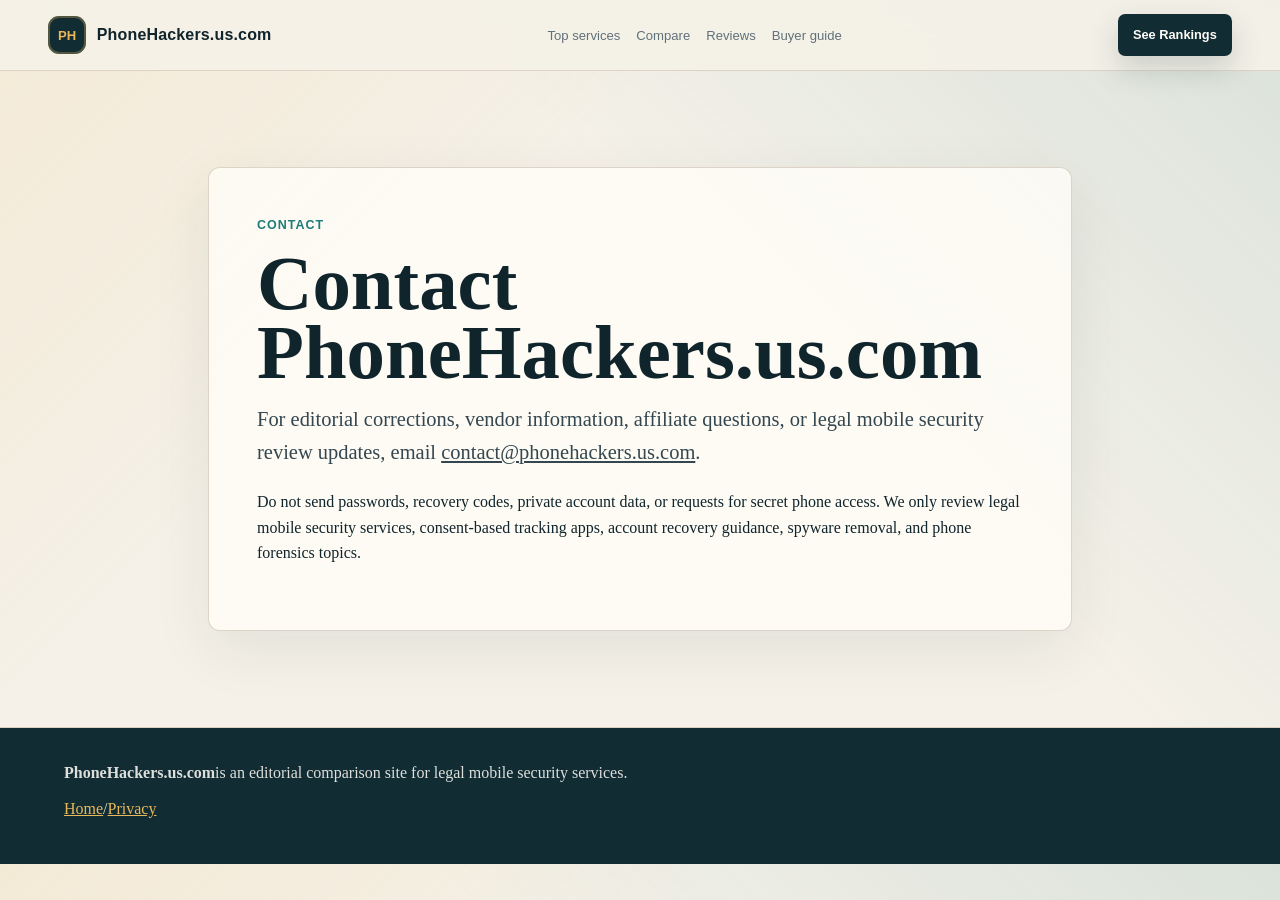
<file: contact.html>
<!doctype html>
<html lang="en">
  <head>
    <meta charset="utf-8">
    <meta name="viewport" content="width=device-width, initial-scale=1">
    <title>Contact PhoneHackers.us.com</title>
    <meta name="description" content="Contact PhoneHackers.us.com for editorial corrections, vendor updates, affiliate questions, and legal mobile security review updates.">
    <meta name="robots" content="index,follow">
    <meta name="theme-color" content="#122c34">
    <link rel="canonical" href="https://phonehackers.us.com/contact.html">
    <link rel="icon" href="/favicon.ico" sizes="any">
    <link rel="icon" href="/assets/favicon.svg" type="image/svg+xml">
    <link rel="apple-touch-icon" href="/apple-touch-icon.png">
    <link rel="manifest" href="/site.webmanifest">
    <link rel="stylesheet" href="styles.css?v=21">
  </head>
  <body>
    <header class="site-header">
      <a class="brand" href="index.html" aria-label="PhoneHackers home">
        <span class="brand-mark">PH</span>
        <span>PhoneHackers.us.com</span>
      </a>
      <nav aria-label="Primary navigation">
        <a href="index.html#best">Top services</a>
        <a href="index.html#compare">Compare</a>
        <a href="index.html#reviews">Reviews</a>
        <a href="index.html#guide">Buyer guide</a>
      </nav>
      <a class="header-cta" href="index.html#best">See Rankings</a>
    </header>
    <main>
      <section class="page-shell">
        <div class="page-card">
          <p class="eyebrow">Contact</p>
          <h1>Contact PhoneHackers.us.com</h1>
          <p class="lede">For editorial corrections, vendor information, affiliate questions, or legal mobile security review updates, email <a href="mailto:contact@phonehackers.us.com">contact@phonehackers.us.com</a>.</p>
          <p>Do not send passwords, recovery codes, private account data, or requests for secret phone access. We only review legal mobile security services, consent-based tracking apps, account recovery guidance, spyware removal, and phone forensics topics.</p>
        </div>
      </section>
    </main>
    <footer class="footer">
      <p><strong>PhoneHackers.us.com</strong> is an editorial comparison site for legal mobile security services.</p>
      <p><a href="index.html">Home</a> <span aria-hidden="true">/</span> <a href="privacy.html">Privacy</a></p>
    </footer>
  </body>
</html>
</file>
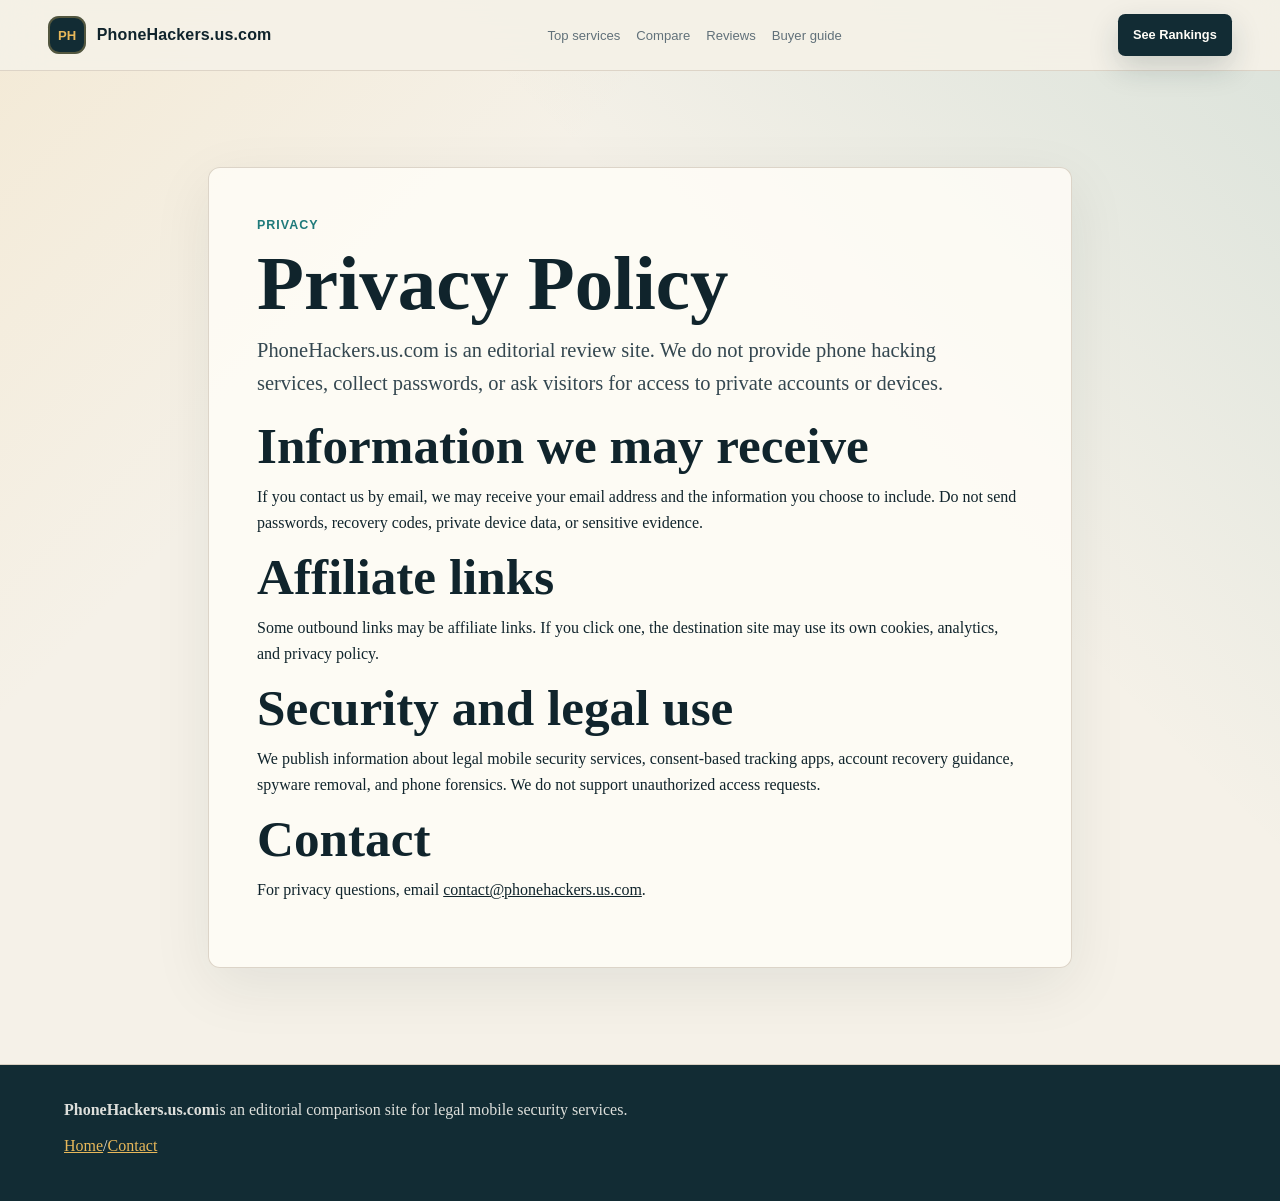
<file: privacy.html>
<!doctype html>
<html lang="en">
  <head>
    <meta charset="utf-8">
    <meta name="viewport" content="width=device-width, initial-scale=1">
    <title>Privacy Policy | PhoneHackers.us.com</title>
    <meta name="description" content="Privacy policy for PhoneHackers.us.com, an editorial review website for legal mobile security services.">
    <meta name="robots" content="index,follow">
    <meta name="theme-color" content="#122c34">
    <link rel="canonical" href="https://phonehackers.us.com/privacy.html">
    <link rel="icon" href="/favicon.ico" sizes="any">
    <link rel="icon" href="/assets/favicon.svg" type="image/svg+xml">
    <link rel="apple-touch-icon" href="/apple-touch-icon.png">
    <link rel="manifest" href="/site.webmanifest">
    <link rel="stylesheet" href="styles.css?v=21">
  </head>
  <body>
    <header class="site-header">
      <a class="brand" href="index.html" aria-label="PhoneHackers home">
        <span class="brand-mark">PH</span>
        <span>PhoneHackers.us.com</span>
      </a>
      <nav aria-label="Primary navigation">
        <a href="index.html#best">Top services</a>
        <a href="index.html#compare">Compare</a>
        <a href="index.html#reviews">Reviews</a>
        <a href="index.html#guide">Buyer guide</a>
      </nav>
      <a class="header-cta" href="index.html#best">See Rankings</a>
    </header>
    <main>
      <section class="page-shell">
        <div class="page-card">
          <p class="eyebrow">Privacy</p>
          <h1>Privacy Policy</h1>
          <p class="lede">PhoneHackers.us.com is an editorial review site. We do not provide phone hacking services, collect passwords, or ask visitors for access to private accounts or devices.</p>
          <h2>Information we may receive</h2>
          <p>If you contact us by email, we may receive your email address and the information you choose to include. Do not send passwords, recovery codes, private device data, or sensitive evidence.</p>
          <h2>Affiliate links</h2>
          <p>Some outbound links may be affiliate links. If you click one, the destination site may use its own cookies, analytics, and privacy policy.</p>
          <h2>Security and legal use</h2>
          <p>We publish information about legal mobile security services, consent-based tracking apps, account recovery guidance, spyware removal, and phone forensics. We do not support unauthorized access requests.</p>
          <h2>Contact</h2>
          <p>For privacy questions, email <a href="mailto:contact@phonehackers.us.com">contact@phonehackers.us.com</a>.</p>
        </div>
      </section>
    </main>
    <footer class="footer">
      <p><strong>PhoneHackers.us.com</strong> is an editorial comparison site for legal mobile security services.</p>
      <p><a href="index.html">Home</a> <span aria-hidden="true">/</span> <a href="contact.html">Contact</a></p>
    </footer>
  </body>
</html>
</file>
<file: styles.css>
:root {
  --ink: #10242c;
  --muted: #61717a;
  --paper: #f5f1e8;
  --panel: #fffdf7;
  --line: #d9d0c2;
  --deep: #122c34;
  --teal: #1f7a7a;
  --gold: #e8b85a;
  --red: #9d3f36;
  --green: #31745e;
  --shadow: 0 22px 70px rgba(16, 36, 44, .12);
}

* {
  box-sizing: border-box;
}

html {
  scroll-behavior: smooth;
}

body {
  margin: 0;
  background:
    linear-gradient(135deg, rgba(232, 184, 90, .13), transparent 32rem),
    linear-gradient(225deg, rgba(31, 122, 122, .12), transparent 38rem),
    var(--paper);
  color: var(--ink);
  font-family: Georgia, "Times New Roman", serif;
  line-height: 1.6;
}

a {
  color: inherit;
}

.site-header {
  position: sticky;
  top: 0;
  z-index: 10;
  display: flex;
  align-items: center;
  justify-content: space-between;
  gap: 1.5rem;
  padding: .9rem clamp(1rem, 4vw, 3rem);
  border-bottom: 1px solid rgba(217, 208, 194, .86);
  background: rgba(245, 241, 232, .92);
  backdrop-filter: blur(18px);
}

.brand,
.site-header nav,
.hero-actions,
.trust-row,
.score-box,
.footer p,
.table-row,
.review-title,
.pros-cons,
.flag-grid,
.guide-grid,
.method-grid,
.intent-grid {
  display: flex;
}

.brand {
  align-items: center;
  gap: .65rem;
  text-decoration: none;
  font-family: Verdana, Geneva, sans-serif;
  font-weight: 800;
  letter-spacing: .01em;
}

.brand-mark {
  display: inline-grid;
  place-items: center;
  width: 2.4rem;
  height: 2.4rem;
  border-radius: .7rem;
  background: var(--deep);
  color: var(--gold);
  font-size: .82rem;
  box-shadow: inset 0 0 0 2px rgba(232, 184, 90, .3);
}

.site-header nav {
  align-items: center;
  justify-content: center;
  gap: 1rem;
  flex-wrap: wrap;
  font-family: Verdana, Geneva, sans-serif;
  font-size: .82rem;
  color: var(--muted);
}

.site-header nav a,
.header-cta,
.button,
.score-box a,
.table-row a {
  text-decoration: none;
}

.site-header nav a:hover,
.rank-main h3 a:hover,
.footer a:hover,
.table-row a:hover {
  color: var(--teal);
}

.header-cta,
.button,
.score-box a {
  display: inline-flex;
  align-items: center;
  justify-content: center;
  border-radius: .45rem;
  font-family: Verdana, Geneva, sans-serif;
  font-size: .8rem;
  font-weight: 800;
}

.header-cta,
.button.primary {
  background: var(--deep);
  color: #fffdf7;
  box-shadow: 0 12px 30px rgba(18, 44, 52, .18);
}

.header-cta {
  padding: .65rem .95rem;
  white-space: nowrap;
}

.button {
  min-height: 3rem;
  padding: .8rem 1.05rem;
}

.button.secondary {
  border: 1px solid var(--line);
  background: rgba(255, 253, 247, .74);
  color: var(--deep);
}

.hero {
  display: grid;
  grid-template-columns: minmax(0, 1fr) minmax(21rem, .9fr);
  align-items: center;
  gap: clamp(2rem, 5vw, 5rem);
  min-height: 86vh;
  padding: clamp(3rem, 7vw, 6rem) clamp(1rem, 5vw, 5rem) 3rem;
}

.hero-copy {
  max-width: 50rem;
}

.eyebrow {
  margin: 0 0 .8rem;
  color: var(--teal);
  font-family: Verdana, Geneva, sans-serif;
  font-size: .78rem;
  font-weight: 800;
  letter-spacing: .08em;
  text-transform: uppercase;
}

h1,
h2,
h3,
p {
  margin-top: 0;
}

h1 {
  margin-bottom: 1rem;
  max-width: 12ch;
  font-size: clamp(3.2rem, 8vw, 7rem);
  line-height: .9;
  letter-spacing: 0;
}

h2 {
  margin-bottom: .8rem;
  font-size: clamp(2rem, 4vw, 4rem);
  line-height: 1;
  letter-spacing: 0;
}

h3 {
  margin-bottom: .5rem;
  font-size: clamp(1.15rem, 2vw, 1.55rem);
  line-height: 1.1;
}

.lede {
  max-width: 46rem;
  color: #344750;
  font-size: clamp(1.1rem, 1.6vw, 1.35rem);
}

.hero-actions {
  align-items: center;
  gap: .75rem;
  flex-wrap: wrap;
  margin: 1.5rem 0;
}

.trust-row {
  gap: .65rem;
  flex-wrap: wrap;
}

.trust-row span,
.tag,
.table-row small,
.score-box small,
.intent-grid article span {
  font-family: Verdana, Geneva, sans-serif;
  font-size: .74rem;
  font-weight: 800;
  text-transform: uppercase;
  letter-spacing: .06em;
}

.trust-row span {
  padding: .42rem .65rem;
  border: 1px solid rgba(217, 208, 194, .9);
  border-radius: 999px;
  background: rgba(255, 253, 247, .68);
  color: var(--muted);
}

.hero-media {
  position: relative;
}

.hero-media::before {
  content: "";
  position: absolute;
  inset: 9% -5% -6% 10%;
  border-radius: 2rem;
  background: var(--gold);
  transform: rotate(4deg);
}

.hero-media img {
  position: relative;
  z-index: 1;
  display: block;
  width: 100%;
  height: auto;
  border: 1px solid rgba(217, 208, 194, .9);
  border-radius: 1.2rem;
  box-shadow: var(--shadow);
}

.notice,
.section {
  padding: clamp(2.5rem, 6vw, 5rem) clamp(1rem, 5vw, 5rem);
}

.notice > div {
  max-width: 74rem;
  margin: 0 auto;
  padding: 1.2rem 1.4rem;
  border-left: .35rem solid var(--gold);
  background: var(--panel);
  box-shadow: var(--shadow);
}

.notice strong {
  font-family: Verdana, Geneva, sans-serif;
}

.section-heading {
  max-width: 48rem;
  margin: 0 auto 2rem;
  text-align: center;
}

.section-heading.wide {
  max-width: 68rem;
}

.intent-grid,
.guide-grid,
.method-grid,
.flag-grid {
  max-width: 78rem;
  margin: 0 auto;
  gap: 1rem;
}

.intent-grid,
.guide-grid,
.method-grid {
  display: grid;
  grid-template-columns: repeat(4, minmax(0, 1fr));
}

.intent-grid article,
.guide-grid article,
.method-grid article,
.long-review,
.rank-card,
.page-card,
.flag-grid div {
  border: 1px solid rgba(217, 208, 194, .9);
  border-radius: .75rem;
  background: rgba(255, 253, 247, .82);
  box-shadow: 0 18px 60px rgba(16, 36, 44, .08);
}

.intent-grid article,
.guide-grid article,
.method-grid article,
.flag-grid div {
  padding: 1.2rem;
}

.intent-grid article span {
  color: var(--teal);
}

.ranked-list,
.reviews-long {
  max-width: 82rem;
  margin: 0 auto;
}

.rank-card {
  display: grid;
  grid-template-columns: 3.5rem minmax(0, 1fr) 10rem;
  gap: 1.2rem;
  align-items: start;
  padding: 1.2rem;
  margin-bottom: 1rem;
}

.rank-card.top {
  border-color: rgba(232, 184, 90, .95);
  background: linear-gradient(135deg, rgba(255, 253, 247, .96), rgba(232, 184, 90, .16));
}

.rank-number {
  display: grid;
  place-items: center;
  width: 3.2rem;
  height: 3.2rem;
  border-radius: .7rem;
  background: var(--deep);
  color: var(--gold);
  font-family: Verdana, Geneva, sans-serif;
  font-weight: 900;
}

.tag {
  color: var(--teal);
  margin-bottom: .35rem;
}

.rank-main ul {
  padding-left: 1.2rem;
  margin-bottom: 0;
}

.score-box {
  flex-direction: column;
  align-items: stretch;
  gap: .55rem;
  text-align: center;
}

.score-box span {
  display: block;
  color: var(--deep);
  font-family: Verdana, Geneva, sans-serif;
  font-size: 2.25rem;
  font-weight: 900;
}

.score-box small {
  color: var(--muted);
}

.score-box a,
.table-row a {
  padding: .55rem .7rem;
  background: var(--deep);
  color: #fffdf7;
}

.score-box a + a {
  background: var(--gold);
  color: var(--deep);
}

.comparison-table {
  max-width: 86rem;
  margin: 0 auto;
  overflow: hidden;
  border: 1px solid var(--line);
  border-radius: .75rem;
  background: var(--panel);
  box-shadow: var(--shadow);
}

.table-row {
  display: grid;
  grid-template-columns: .6fr 1.5fr 1.7fr .8fr 1.7fr 1.1fr;
  gap: .75rem;
  align-items: center;
  padding: .9rem 1rem;
  border-top: 1px solid var(--line);
}

.table-head {
  border-top: 0;
  background: var(--deep);
  color: #fffdf7;
  font-family: Verdana, Geneva, sans-serif;
  font-size: .78rem;
  font-weight: 900;
  text-transform: uppercase;
}

.table-row small {
  display: block;
  color: var(--muted);
  margin-top: .15rem;
}

.table-head small {
  color: #fffdf7;
}

.table-row .score {
  color: var(--green);
  font-family: Verdana, Geneva, sans-serif;
  font-weight: 900;
}

.table-row span:last-child {
  display: flex;
  gap: .4rem;
  flex-wrap: wrap;
}

.table-row a {
  border-radius: .38rem;
  font-family: Verdana, Geneva, sans-serif;
  font-size: .76rem;
  font-weight: 800;
}

.long-review {
  padding: clamp(1.2rem, 2.5vw, 2rem);
  margin-bottom: 1rem;
}

.review-title {
  align-items: center;
  gap: .8rem;
}

.review-title span {
  display: inline-grid;
  place-items: center;
  min-width: 2.4rem;
  height: 2.4rem;
  border-radius: .55rem;
  background: var(--gold);
  color: var(--deep);
  font-family: Verdana, Geneva, sans-serif;
  font-weight: 900;
}

.pros-cons {
  display: grid;
  grid-template-columns: repeat(2, minmax(0, 1fr));
  gap: 1rem;
  margin-top: 1rem;
}

.pros-cons > div {
  padding: 1rem;
  border-radius: .65rem;
  background: rgba(18, 44, 52, .06);
}

.pros-cons strong {
  font-family: Verdana, Geneva, sans-serif;
}

.flag-grid {
  display: grid;
  grid-template-columns: repeat(4, minmax(0, 1fr));
}

.flag-grid strong {
  color: var(--red);
  font-family: Verdana, Geneva, sans-serif;
}

.faq details {
  max-width: 58rem;
  margin: .75rem auto;
  padding: 1rem 1.2rem;
  border: 1px solid var(--line);
  border-radius: .7rem;
  background: var(--panel);
}

.faq summary {
  cursor: pointer;
  font-family: Verdana, Geneva, sans-serif;
  font-weight: 900;
}

.footer {
  padding: 2rem clamp(1rem, 5vw, 5rem);
  border-top: 1px solid var(--line);
  background: var(--deep);
  color: #fffdf7;
}

.footer p {
  max-width: 72rem;
  margin: 0 auto .65rem;
  color: rgba(255, 253, 247, .86);
}

.footer a {
  color: var(--gold);
}

.page-shell {
  min-height: 70vh;
  padding: clamp(3rem, 8vw, 6rem) clamp(1rem, 5vw, 5rem);
}

.page-card {
  max-width: 54rem;
  margin: 0 auto;
  padding: clamp(1.5rem, 4vw, 3rem);
}

.page-card h1 {
  max-width: none;
  font-size: clamp(2.6rem, 6vw, 5rem);
}

@media (max-width: 980px) {
  .site-header {
    align-items: flex-start;
    flex-direction: column;
  }

  .hero {
    grid-template-columns: 1fr;
    min-height: auto;
  }

  .intent-grid,
  .guide-grid,
  .method-grid,
  .flag-grid {
    grid-template-columns: repeat(2, minmax(0, 1fr));
  }

  .rank-card {
    grid-template-columns: 3rem minmax(0, 1fr);
  }

  .score-box {
    grid-column: 2;
    flex-direction: row;
    flex-wrap: wrap;
    align-items: center;
    text-align: left;
  }

  .score-box span {
    font-size: 1.8rem;
  }

  .table-row {
    grid-template-columns: 1fr;
  }

  .table-head {
    display: none;
  }
}

@media (max-width: 640px) {
  .site-header nav {
    justify-content: flex-start;
  }

  h1 {
    font-size: clamp(2.8rem, 16vw, 4rem);
  }

  .intent-grid,
  .guide-grid,
  .method-grid,
  .flag-grid,
  .pros-cons {
    grid-template-columns: 1fr;
  }

  .hero-actions,
  .button {
    width: 100%;
  }

  .rank-card {
    grid-template-columns: 1fr;
  }

  .rank-number,
  .score-box {
    grid-column: auto;
  }

  .score-box a {
    flex: 1;
  }
}
</file>
